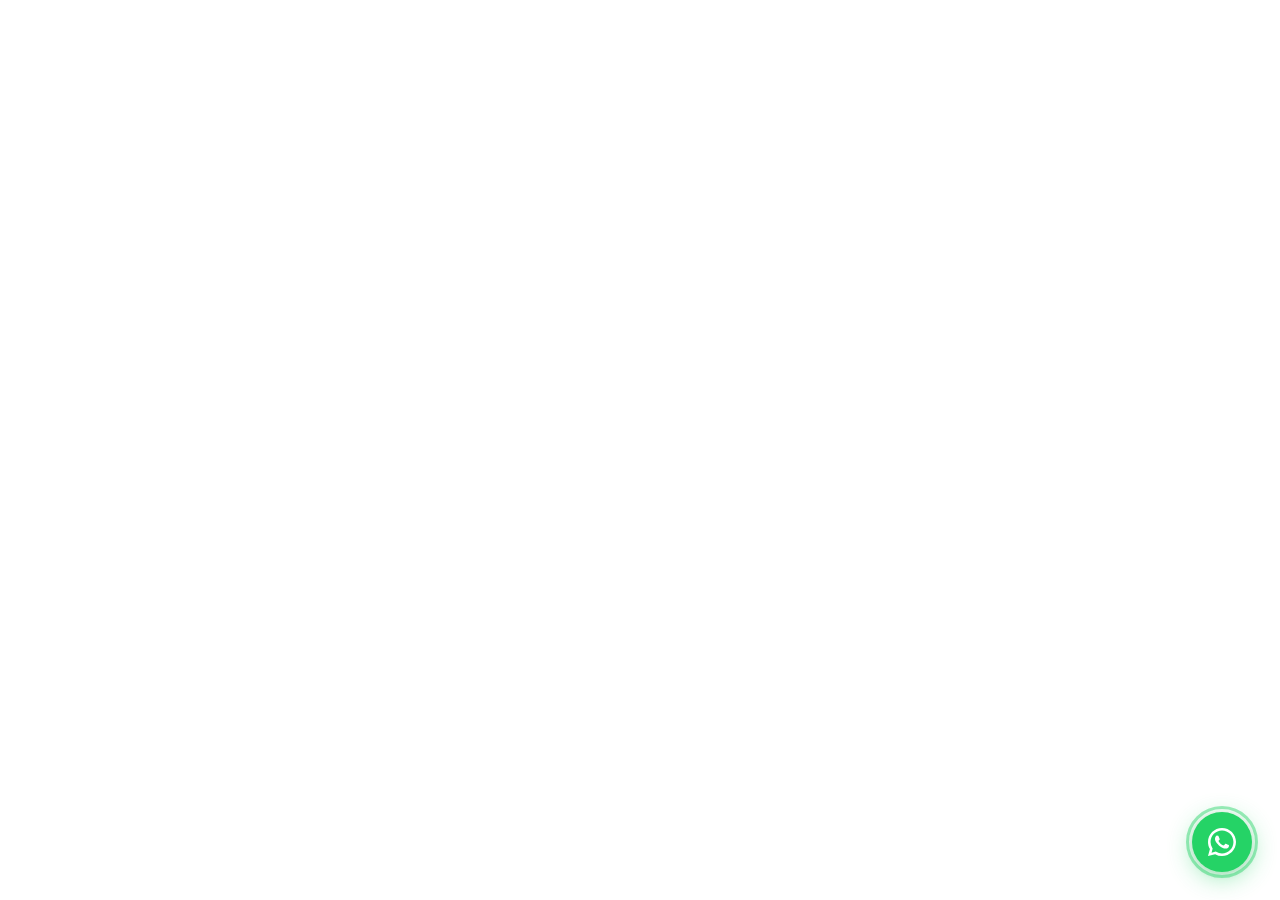
<file: icon.html>
<!DOCTYPE html>
<html lang="en">
<head>
  <meta charset="UTF-8" />
  <meta name="viewport" content="width=device-width, initial-scale=1.0"/>
  <title>Floating WhatsApp Button</title>
  <style>
    /* ── Page demo background ── */
   
    .demo-text { text-align: center; }
    .demo-text h2 { font-size: 1.8rem; color: #333; margin-bottom: 8px; }

    /* ── Floating WhatsApp Button ── */
    .whatsapp-float {
      position: fixed;
      bottom: 28px;
      right: 28px;
      z-index: 9999;
      text-decoration: none;
      display: flex;
      align-items: center;
      gap: 10px;
    }

    /* Tooltip label */
    .whatsapp-float .wa-label {
      background: #fff;
      color: #128C7E;
      font-weight: 600;
      font-size: 0.85rem;
      padding: 7px 14px;
      border-radius: 20px;
      box-shadow: 0 4px 18px rgba(0,0,0,0.13);
      white-space: nowrap;
      opacity: 0;
      transform: translateX(10px);
      transition: opacity 0.3s ease, transform 0.3s ease;
      pointer-events: none;
      border: 1.5px solid #e0f2ef;
    }

    /* Icon circle */
    .whatsapp-float .wa-btn {
      width: 60px;
      height: 60px;
      background: #25D366;
      border-radius: 50%;
      display: flex;
      align-items: center;
      justify-content: center;
      box-shadow: 0 6px 24px rgba(37,211,102,0.45), 0 2px 8px rgba(0,0,0,0.12);
      transition: transform 0.25s cubic-bezier(.34,1.56,.64,1), box-shadow 0.25s ease;
      position: relative;
    }

    /* Pulse ring */
    .whatsapp-float .wa-btn::before {
      content: '';
      position: absolute;
      inset: -6px;
      border-radius: 50%;
      border: 3px solid rgba(37,211,102,0.45);
      animation: pulse-ring 2s ease-out infinite;
    }

    @keyframes pulse-ring {
      0%   { transform: scale(0.9); opacity: 0.8; }
      70%  { transform: scale(1.25); opacity: 0; }
      100% { transform: scale(1.25); opacity: 0; }
    }

    /* WhatsApp SVG icon */
    .whatsapp-float .wa-btn svg {
      width: 32px;
      height: 32px;
      fill: #fff;
    }

    /* Hover states */
    .whatsapp-float:hover .wa-btn {
      transform: scale(1.12);
      box-shadow: 0 10px 32px rgba(37,211,102,0.55), 0 2px 10px rgba(0,0,0,0.15);
    }
    .whatsapp-float:hover .wa-label {
      opacity: 1;
      transform: translateX(0);
    }

    /* Entry animation */
    .whatsapp-float {
      animation: float-in 0.6s cubic-bezier(.34,1.56,.64,1) 0.5s both;
    }
    @keyframes float-in {
      from { opacity: 0; transform: translateY(30px) scale(0.8); }
      to   { opacity: 1; transform: translateY(0) scale(1); }
    }
  </style>
</head>
<body>

  
  <!-- ✅ FLOATING WHATSAPP BUTTON — change the number below -->
  <a
    class="whatsapp-float"
    href="https://wa.me/919999999999?text=Hello!%20I%20visited%20your%20website."
    target="_blank"
    rel="noopener noreferrer"
    aria-label="Chat with us on WhatsApp"
  >
    <span class="wa-label">Chat with us!</span>

    <span class="wa-btn">
      <!-- Official WhatsApp icon path -->
      <svg viewBox="0 0 32 32" xmlns="http://www.w3.org/2000/svg">
        <path d="M16.003 2C8.28 2 2 8.28 2 16.003c0 2.478.659 4.924 1.91 7.076L2 30l7.12-1.874A13.94 13.94 0 0 0 16.003 30C23.72 30 30 23.72 30 16.003 30 8.28 23.72 2 16.003 2zm0 25.44a11.4 11.4 0 0 1-5.796-1.585l-.415-.247-4.227 1.113 1.13-4.13-.27-.427A11.42 11.42 0 0 1 4.56 16.003c0-6.32 5.123-11.44 11.443-11.44 6.318 0 11.44 5.12 11.44 11.44 0 6.32-5.122 11.437-11.44 11.437zm6.27-8.572c-.344-.172-2.035-1.003-2.35-1.117-.317-.115-.547-.172-.777.172-.23.344-.89 1.117-1.09 1.347-.2.23-.4.258-.744.086-.344-.172-1.452-.535-2.766-1.707-1.022-.913-1.712-2.04-1.912-2.384-.2-.344-.022-.53.15-.7.154-.153.344-.4.516-.6.172-.2.23-.344.344-.573.115-.23.058-.43-.028-.6-.087-.172-.778-1.872-1.065-2.565-.28-.673-.565-.582-.778-.593l-.662-.012c-.23 0-.6.086-.914.43-.316.344-1.205 1.175-1.205 2.866s1.234 3.322 1.406 3.552c.172.23 2.427 3.703 5.88 5.193.823.354 1.464.566 1.965.724.825.263 1.578.226 2.172.137.662-.099 2.035-.83 2.322-1.633.286-.8.286-1.49.2-1.634-.085-.143-.315-.229-.66-.4z"/>
      </svg>
    </span>
  </a>

</body>
</html>
</file>
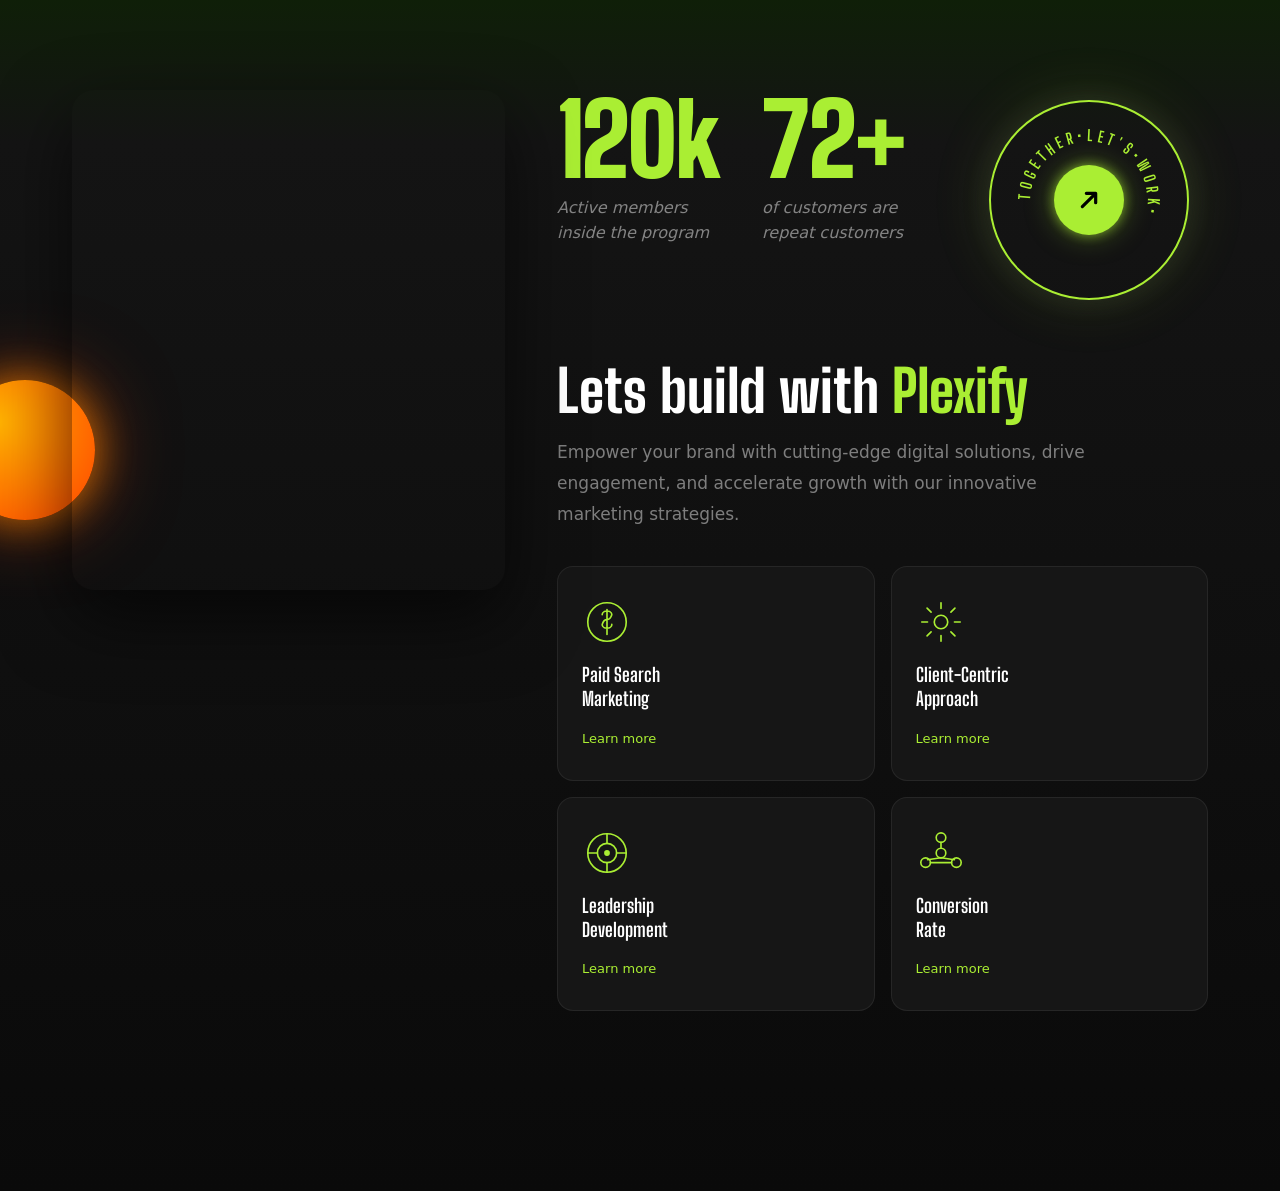
<file: new.html>
<!DOCTYPE html>
<html lang="en">
<head>
<meta charset="UTF-8">
<meta name="viewport" content="width=device-width, initial-scale=1.0">
<title>Plexify – About Section</title>

<link href="https://cdn.jsdelivr.net/npm/bootstrap@5.3.3/dist/css/bootstrap.min.css" rel="stylesheet">
<link href="https://fonts.googleapis.com/css2?family=Big+Shoulders+Display:wght@400;600;700;800;900&family=Barlow:ital,wght@0,300;0,400;0,500;1,400&display=swap" rel="stylesheet">

<style>
*, *::before, *::after { box-sizing: border-box; margin: 0; padding: 0; }

body { background: #0a0a0a; }

/* ================= ABOUT SECTION ================= */
.about-section {
  background: linear-gradient(180deg, #0f1f08 0%, #141414 12%, #0a0a0a 100%);
  position: relative;
  overflow: visible;
}

/* ================= ORANGE BLOB ================= */
.o-blob {
  position: fixed;         /* fixed so it stays with the video */
  left: -45px;
  top: 50%;
  transform: translateY(-50%);
  width: 140px;
  height: 140px;
  border-radius: 50%;
  background: radial-gradient(circle at 30% 30%, #ffb300, #ff4500);
  box-shadow:
    0 0 40px rgba(255,140,0,0.7),
    0 0 80px rgba(255,80,0,0.5);
  animation: blobF 3.4s ease-in-out infinite;
  z-index: 2;
  pointer-events: none;
}

@keyframes blobF {
  0%,100% { transform: translateY(-50%) scale(1);    opacity: 1;   }
  50%      { transform: translateY(-55%) scale(1.08); opacity: .85; }
}

/* ================= LAYOUT ================= */
.about-cols {
  display: flex;
  align-items: flex-start;
  max-width: 1240px;
  margin: 0 auto;
  padding: 80px 52px 120px;
  gap: 0;
}

/* ─────────────────────────────────────────
   LEFT PLACEHOLDER
   Takes up space in the flow so right
   content doesn't overlap the fixed video
───────────────────────────────────────── */
.ab-left-placeholder {
  width: 42%;
  flex-shrink: 0;
  padding-right: 44px;
  /* invisible — just holds the column width */
  visibility: hidden;
  pointer-events: none;
}

/* Same height as img-card so layout matches */
.ab-left-placeholder::after {
  content: '';
  display: block;
  height: 500px;
}

/* ─────────────────────────────────────────
   LEFT VIDEO — position: fixed
   NEVER moves regardless of scroll
───────────────────────────────────────── */
.ab-left-fixed {
  position: fixed;
  top: 90px;               /* distance from top of viewport */
  left: 52px;              /* matches section padding */
  width: calc(42% - 44px - 52px); /* same visual width as placeholder */
  z-index: 10;
}

.img-card {
  width: 100%;
  height: 500px;
  border-radius: 22px;
  overflow: hidden;
  position: relative;
  box-shadow: 0 28px 72px rgba(0,0,0,.6);
}

.img-photo {
  width: 100%;
  height: 100%;
  object-fit: cover;
  object-position: center top;
  display: block;
  filter: saturate(.45) hue-rotate(72deg) brightness(.78);
}

/* ─────────────────────────────────────────
   RIGHT CONTENT — scrolls normally
───────────────────────────────────────── */
.ab-right {
  flex: 1;
  padding-top: 10px;
  padding-bottom: 60px;
  padding-left: 8px;
}

/* ================= STATS ================= */
.stats-row {
  display: flex;
  align-items: flex-start;
  gap: 44px;
  flex-wrap: wrap;
  margin-bottom: 60px;
}

.stat-num {
  font-family: 'Big Shoulders Display', sans-serif;
  font-weight: 900;
  font-size: clamp(64px, 9vw, 100px);
  color: #aaee33;
  line-height: 1;
  letter-spacing: -3px;
}

.stat-lbl {
  font-style: italic;
  font-size: 16px;
  color: rgba(255,255,255,.48);
  line-height: 1.55;
  margin-top: 6px;
}

/* ================= ROTATING BADGE ================= */
.rot-badge {
  width: 200px;
  height: 200px;
  border-radius: 50%;
  border: 2px solid #aaee33;
  display: flex;
  align-items: center;
  justify-content: center;
  position: relative;
  flex-shrink: 0;
  margin-top: 10px;
  margin-left: 40px;
  box-shadow:
    0 0 25px rgba(66,73,55,0.35),
    0 0 60px rgba(170,238,51,0.15);
}

.badge-ring {
  position: absolute;
  top: 50%; left: 50%;
  transform: translate(-50%,-50%);
  width: 160px; height: 160px;
  animation: spin 10s linear infinite;
}

.badge-ring text {
  font-size: 9.8px;
  fill: #aaee33;
  font-family: 'Big Shoulders Display', sans-serif;
  font-weight: 700;
  letter-spacing: 3px;
}

@keyframes spin {
  from { transform: translate(-50%,-50%) rotate(0deg); }
  to   { transform: translate(-50%,-50%) rotate(360deg); }
}

.badge-arrow {
  width: 70px; height: 70px;
  border-radius: 50%;
  background: #aaee33;
  display: flex; align-items: center; justify-content: center;
  box-shadow:
    0 0 12px rgba(170,238,51,0.6),
    0 0 30px rgba(170,238,51,0.35);
}

.badge-arrow svg { width: 24px; height: 24px; stroke: #000; }

/* ================= HEADING ================= */
.build-h {
  font-family: 'Big Shoulders Display', sans-serif;
  font-weight: 800;
  font-size: clamp(34px, 4.8vw, 58px);
  line-height: 1.06;
  color: #fff;
  margin-bottom: 16px;
}

.build-h .gc { color: #aaee33; }

.build-p {
  font-size: 17px;
  line-height: 1.82;
  color: rgba(255,255,255,.46);
  max-width: 540px;
  margin-bottom: 36px;
}

/* ================= SERVICE CARDS ================= */
.svc-grid {
  display: grid;
  grid-template-columns: 1fr 1fr;
  gap: 16px;
}

.svc-card {
  background: #161616;
  border: 1px solid rgba(255,255,255,.07);
  border-radius: 16px;
  padding: 30px 24px;
  transition: border-color .3s, transform .3s;
  cursor: default;
}

.svc-card:hover {
  border-color: rgba(170,238,51,.3);
  transform: translateY(-6px);
}

.svc-ico {
  width: 50px; height: 50px;
  color: #aaee33;
  margin-bottom: 16px;
}

.svc-t {
  font-family: 'Big Shoulders Display', sans-serif;
  font-weight: 700;
  font-size: 19px;
  color: #fff;
  line-height: 1.25;
}

.svc-learn {
  display: inline-block;
  margin-top: 18px;
  font-size: 13px;
  color: #aaee33;
  text-decoration: none;
  transition: opacity .2s;
}

.svc-learn:hover { opacity: .7; }

/* ================= RESPONSIVE ================= */
@media (max-width: 991px) {
  .ab-left-fixed {
    position: relative;
    top: auto; left: auto;
    width: 100%;
  }
  .ab-left-placeholder { display: none; }
  .about-cols {
    flex-direction: column;
    padding: 40px 20px 60px;
  }
  .img-card { height: 60vw; min-height: 260px; }
  .ab-right { padding: 24px 0 40px; }
  .o-blob { position: absolute; width: 100px; height: 100px; left: -30px; }
}

@media (max-width: 575px) {
  .stat-num  { font-size: 52px; }
  .svc-grid  { grid-template-columns: 1fr; }
  .stats-row { gap: 24px; }
}
</style>
</head>
<body>

<section class="about-section" id="about">

  <!-- orange glow blob -->
  <div class="o-blob"></div>

  <!-- ══ FIXED VIDEO — sits outside the flex flow, never moves ══ -->
  <div class="ab-left-fixed">
    <div class="img-card">
      <video class="img-photo" autoplay muted loop playsinline>
        <source src="videoplayback.mp4" type="video/mp4">
        Your browser does not support the video tag.
      </video>
    </div>
  </div>

  <div class="about-cols">

    <!-- invisible placeholder — holds left column space in layout -->
    <div class="ab-left-placeholder"></div>

    <!-- ══ RIGHT CONTENT — scrolls normally ══ -->
    <div class="ab-right">

      <!-- Stats -->
      <div class="stats-row">
        <div>
          <div class="stat-num">120k</div>
          <div class="stat-lbl">Active members<br>inside the program</div>
        </div>
        <div>
          <div class="stat-num">72+</div>
          <div class="stat-lbl">of customers are<br>repeat customers</div>
        </div>
        <div class="rot-badge">
          <svg class="badge-ring" viewBox="0 0 104 104">
            <defs>
              <path id="cp" d="M52,52 m-38,0 a38,38 0 1,1 76,0 a38,38 0 1,1 -76,0"/>
            </defs>
            <text font-size="9.8" fill="#aaee33"
              font-family="Big Shoulders Display,sans-serif"
              font-weight="700" letter-spacing="2.8">
              <textPath href="#cp">TOGETHER•LET'S•WORK•</textPath>
            </text>
          </svg>
          <div class="badge-arrow">
            <svg viewBox="0 0 18 18" fill="none" stroke="#000" stroke-width="2.4" stroke-linecap="round">
              <path d="M4 14L14 4M14 4H7M14 4V11"/>
            </svg>
          </div>
        </div>
      </div>

      <!-- Heading -->
      <h2 class="build-h">Lets build with <span class="gc">Plexify</span></h2>
      <p class="build-p">Empower your brand with cutting-edge digital solutions, drive
        engagement, and accelerate growth with our innovative marketing strategies.</p>

      <!-- 2×2 service cards -->
      <div class="svc-grid">

        <div class="svc-card">
          <div class="svc-ico">
            <svg viewBox="0 0 52 52" fill="none" stroke="currentColor" stroke-width="1.7" stroke-linecap="round" stroke-linejoin="round">
              <circle cx="26" cy="26" r="20"/>
              <path d="M26 13v26M21 18.5s0-4 5-4 5 4 5 4-1.5 5-5 5-5 5-5 5 0 4 5 4 5-4 5-4"/>
            </svg>
          </div>
          <div class="svc-t">Paid Search<br>Marketing</div>
          <a href="#" class="svc-learn">Learn more</a>
        </div>

        <div class="svc-card">
          <div class="svc-ico">
            <svg viewBox="0 0 52 52" fill="none" stroke="currentColor" stroke-width="1.7" stroke-linecap="round" stroke-linejoin="round">
              <circle cx="26" cy="26" r="7"/>
              <path d="M26 6v6M26 40v6M6 26h6M40 26h6M11.5 11.5l4.2 4.2M36.3 36.3l4.2 4.2M11.5 40.5l4.2-4.2M36.3 15.7l4.2-4.2"/>
            </svg>
          </div>
          <div class="svc-t">Client-Centric<br>Approach</div>
          <a href="#" class="svc-learn">Learn more</a>
        </div>

        <div class="svc-card">
          <div class="svc-ico">
            <svg viewBox="0 0 52 52" fill="none" stroke="currentColor" stroke-width="1.7" stroke-linecap="round">
              <circle cx="26" cy="26" r="20"/>
              <circle cx="26" cy="26" r="10"/>
              <circle cx="26" cy="26" r="3" fill="currentColor" stroke="none"/>
              <line x1="26" y1="6"  x2="26" y2="16"/>
              <line x1="26" y1="36" x2="26" y2="46"/>
              <line x1="6"  y1="26" x2="16" y2="26"/>
              <line x1="36" y1="26" x2="46" y2="26"/>
            </svg>
          </div>
          <div class="svc-t">Leadership<br>Development</div>
          <a href="#" class="svc-learn">Learn more</a>
        </div>

        <div class="svc-card">
          <div class="svc-ico">
            <svg viewBox="0 0 52 52" fill="none" stroke="currentColor" stroke-width="1.7" stroke-linecap="round" stroke-linejoin="round">
              <circle cx="26" cy="10" r="5"/>
              <circle cx="10" cy="36" r="5"/>
              <circle cx="42" cy="36" r="5"/>
              <circle cx="26" cy="26" r="5"/>
              <line x1="26" y1="15" x2="26" y2="21"/>
              <line x1="26" y1="31" x2="12" y2="33"/>
              <line x1="26" y1="31" x2="40" y2="33"/>
              <line x1="15" y1="36" x2="37" y2="36"/>
            </svg>
          </div>
          <div class="svc-t">Conversion<br>Rate</div>
          <a href="#" class="svc-learn">Learn more</a>
        </div>

      </div>

    </div><!-- /ab-right -->
  </div>

</section>

<script>
  // ── Dynamically match ab-left-fixed width to the actual placeholder width ──
  function syncVideoPosition() {
    const placeholder = document.querySelector('.ab-left-placeholder');
    const fixed       = document.querySelector('.ab-left-fixed');
    if (!placeholder || !fixed) return;

    const rect = placeholder.getBoundingClientRect();
    // Use the placeholder's actual rendered position and width
    fixed.style.left  = rect.left + 'px';
    fixed.style.width = (rect.width - 44) + 'px'; // subtract padding-right
  }

  window.addEventListener('load',   syncVideoPosition);
  window.addEventListener('resize', syncVideoPosition);
</script>

</body>
</html>
</file>
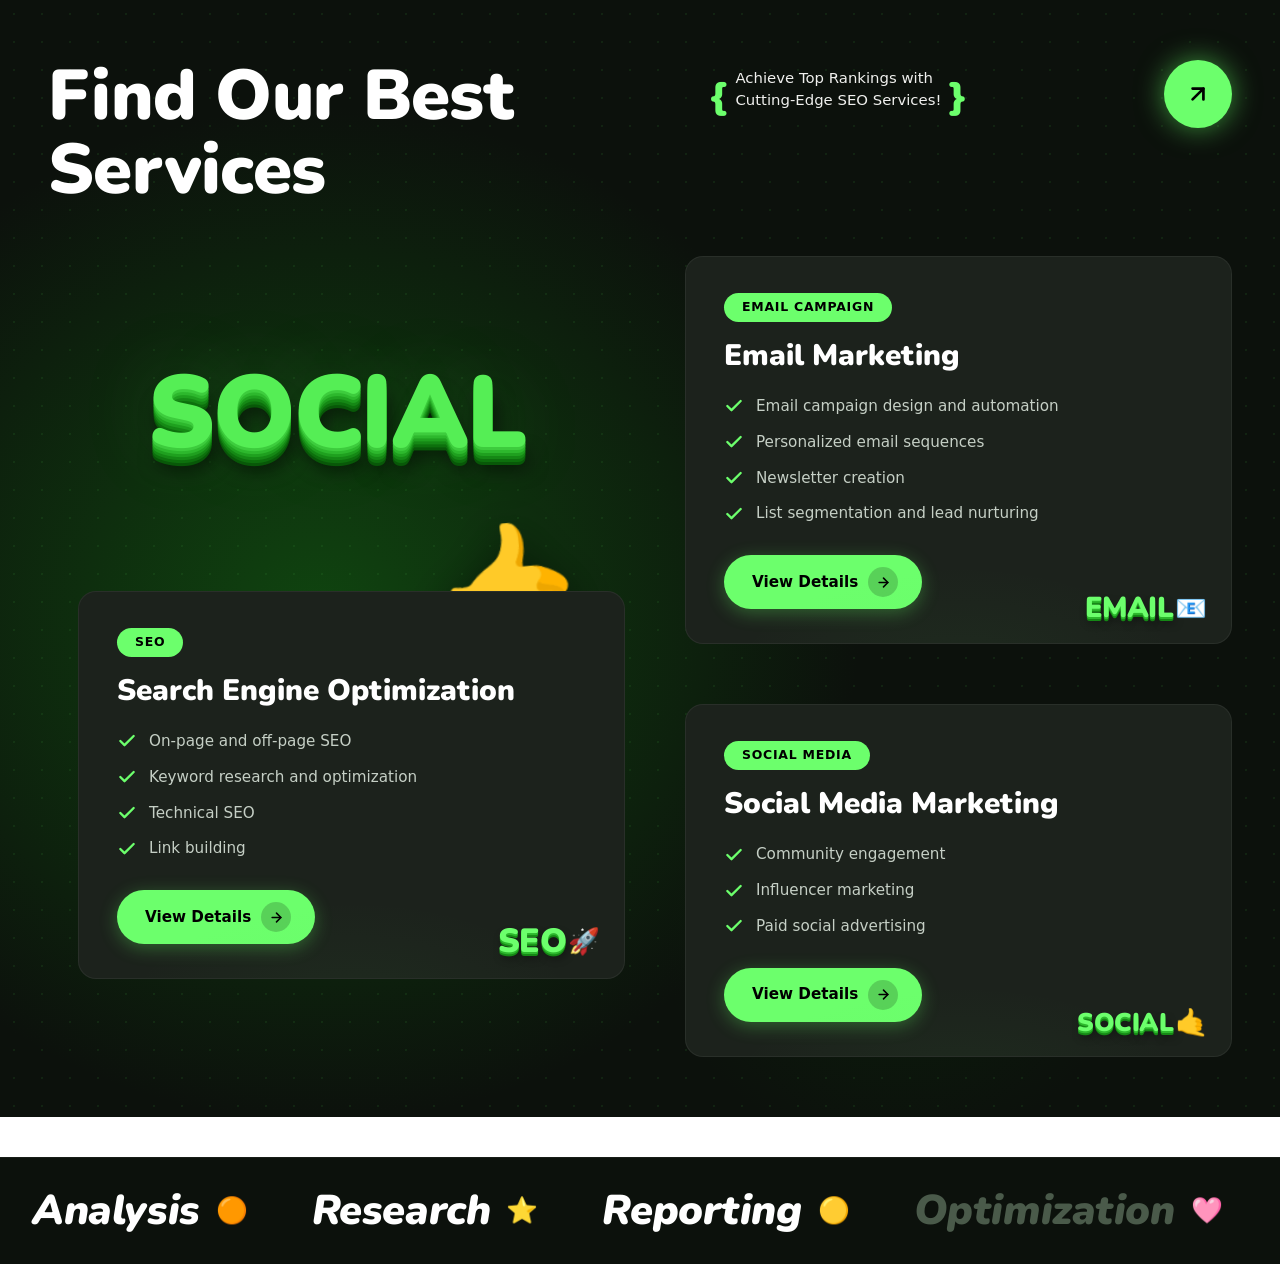
<file: service.html>
<!DOCTYPE html>
<html lang="en">

<head>
  <meta charset="UTF-8" />
  <meta name="viewport" content="width=device-width, initial-scale=1.0" />
  <title>SEO Services</title>
  <link href="https://cdn.jsdelivr.net/npm/bootstrap@5.3.3/dist/css/bootstrap.min.css" rel="stylesheet" />
  <link
    href="https://fonts.googleapis.com/css2?family=Nunito:wght@900&family=Inter:wght@400;500;600;700;800&display=swap"
    rel="stylesheet" />

  <style>
    * {
      box-sizing: border-box;
      margin: 0;
      padding: 0;
    }



    /* ───────────────────────────────────────
       SECTION
    ─────────────────────────────────────── */
    .seo-section {
      position: relative;
      min-height: 100vh;
      display: flex;
      align-items: center;
      overflow: hidden;
      padding: 60px 0;

      background:
        radial-gradient(ellipse 65% 70% at 25% 55%, rgba(17, 90, 17, 0.70) 0%, transparent 65%),
        radial-gradient(ellipse 30% 30% at 70% 85%, rgba(10, 55, 10, 0.30) 0%, transparent 60%),
        #0c110c;
    }

    /* dot grid overlay */
    .seo-section::before {
      content: '';
      position: absolute;
      inset: 0;
      background-image: radial-gradient(circle, rgba(60, 160, 60, 0.13) 1px, transparent 1px);
      background-size: 28px 28px;
      pointer-events: none;
      z-index: 0;
    }

    .seo-section .container-fluid {
      position: relative;
      z-index: 1;
    }

    /* ───────────────────────────────────────
       TOP ROW
    ─────────────────────────────────────── */
    .top-row {
      display: flex;
      align-items: flex-start;
      justify-content: space-between;
      gap: 24px;
      margin-bottom: 0;
    }

    .main-heading {
      font-family: 'Nunito', 'Inter', sans-serif;
      font-weight: 900;
      font-size: clamp(2.6rem, 5.5vw, 4.4rem);
      line-height: 1.05;
      color: #ffffff;
      letter-spacing: -0.01em;
    }

    .top-badge {
      display: flex;
      align-items: center;
      gap: 8px;
      padding-top: 8px;
      flex-shrink: 0;
    }

    .brace {
      color: #6cff6c;
      font-size: 2.4rem;
      font-weight: 900;
      line-height: 1;
      font-family: 'Nunito', sans-serif;
    }

    .badge-text {
      color: #f0f0ee;
      font-size: .93rem;
      font-weight: 500;
      line-height: 1.45;
      max-width: 210px;
    }

    .arrow-circle {
      width: 68px;
      height: 68px;
      border-radius: 50%;
      background: #6cff6c;
      display: flex;
      align-items: center;
      justify-content: center;
      flex-shrink: 0;
      cursor: pointer;
      box-shadow: 0 0 28px rgba(100, 255, 100, 0.55);
      transition: transform .25s, box-shadow .25s;
    }

    .arrow-circle:hover {
      transform: scale(1.08);
      box-shadow: 0 0 44px rgba(100, 255, 100, 0.75);
    }

    .arrow-circle svg {
      width: 26px;
      height: 26px;
      stroke: #000;
    }

    /* ───────────────────────────────────────
       BOTTOM ROW
    ─────────────────────────────────────── */
    .bottom-row {
      display: flex;
      align-items: flex-start;
      gap: 30px;
      margin-top: 40px;
    }

    .left-col {
      flex: 1;
      display: flex;
      flex-direction: column;
      gap: 20px;
      position: sticky;
      top: 5vh;
      height: max-content;
      z-index: 10;
    }

    .right-col {
      flex: 1;
      display: flex;
      flex-direction: column;
      gap: 60px;
    }

    /* LEFT – 3-D SEO */
    .seo-graphic-wrap {
      width: 100%;
      height: 35vh;
      display: flex;
      align-items: center;
      justify-content: center;
    }

    .seo-3d {
      font-family: 'Nunito', 'Inter', sans-serif;
      font-weight: 900;
      font-size: clamp(7rem, 14vw, 11.5rem);
      color: #55ee55;
      line-height: 1;
      letter-spacing: -0.02em;
      display: inline-block;
      text-shadow:
        0 3px 0 #3dcc3d,
        0 6px 0 #2db82d,
        0 9px 0 #1fa01f,
        0 12px 0 #158815,
        0 15px 0 #0d700d,
        0 18px 0 #085808,
        4px 22px 18px rgba(0, 0, 0, 0.55),
        0 0 80px rgba(80, 220, 80, 0.20);
      transition: opacity 0.3s ease, font-size 0.3s ease;
    }

    .rocket-img {
      position: absolute;
      right: 5%;
      bottom: 50%;
      transform: translateY(30%) rotate(-5deg);
      font-size: clamp(5rem, 10vw, 8.5rem);
      filter: drop-shadow(0 12px 24px rgba(0, 0, 0, 0.6));
      animation: rocketFloat 3.4s ease-in-out infinite;
      line-height: 1;
      transition: opacity 0.3s ease;
    }

    @keyframes rocketFloat {

      0%,
      100% {
        transform: translateY(30%) rotate(-5deg);
      }

      50% {
        transform: translateY(10%) rotate(-5deg);
      }
    }

    /* RIGHT – service card */
    .service-card {
      flex: 1 1 auto;
      background: #1c221c;
      border-radius: 18px;
      padding: 36px 38px 34px;
      position: relative;
      overflow: hidden;
      border: 1px solid rgba(255, 255, 255, 0.06);
      margin-left: 30px;
    }

    .service-card::after {
      content: '';
      position: absolute;
      inset: 0;
      background: radial-gradient(ellipse 70% 50% at 50% 110%, rgba(80, 200, 80, 0.06) 0%, transparent 60%);
      pointer-events: none;
    }

    .seo-pill {
      display: inline-block;
      background: #6cff6c;
      color: #000;
      font-weight: 800;
      font-size: .78rem;
      letter-spacing: .06em;
      text-transform: uppercase;
      padding: 5px 18px;
      border-radius: 999px;
      margin-bottom: 16px;
    }

    .card-title-main {
      font-family: 'Nunito', 'Inter', sans-serif;
      font-weight: 900;
      font-size: clamp(1.35rem, 2.6vw, 1.85rem);
      color: #ffffff;
      margin-bottom: 22px;
      line-height: 1.2;
    }

    .features {
      list-style: none;
      padding: 0;
      margin: 0 0 30px;
      display: flex;
      flex-direction: column;
      gap: 13px;
    }

    .features li {
      display: flex;
      align-items: center;
      gap: 12px;
      font-size: .95rem;
      font-weight: 500;
      color: #c5cfc5;
    }

    .check {
      flex-shrink: 0;
      width: 20px;
      height: 20px;
      stroke: #6cff6c;
    }

    .view-btn {
      display: inline-flex;
      align-items: center;
      gap: 10px;
      background: #6cff6c;
      color: #000;
      font-weight: 700;
      font-size: .95rem;
      padding: 12px 24px 12px 28px;
      border-radius: 999px;
      border: none;
      cursor: pointer;
      text-decoration: none;
      box-shadow: 0 4px 18px rgba(100, 255, 100, 0.30);
      transition: background .2s, transform .2s, box-shadow .2s;
    }

    .view-btn:hover {
      background: #88ff88;
      transform: translateY(-2px);
      box-shadow: 0 8px 28px rgba(100, 255, 100, 0.45);
      color: #000;
    }

    .btn-arrow-circle {
      width: 30px;
      height: 30px;
      border-radius: 50%;
      background: rgba(0, 0, 0, 0.18);
      display: flex;
      align-items: center;
      justify-content: center;
    }

    .btn-arrow-circle svg {
      width: 15px;
      height: 15px;
      stroke: #000;
    }

    .card-corner {
      position: absolute;
      bottom: 20px;
      right: 24px;
      display: flex;
      align-items: center;
      gap: 2px;
      z-index: 2;
    }

    .corner-seo {
      font-family: 'Nunito', sans-serif;
      font-weight: 900;
      font-size: 2.1rem;
      color: #6cff6c;
      letter-spacing: -0.02em;
      text-shadow:
        0 2px 0 #2db82d,
        0 4px 0 #158815,
        2px 6px 8px rgba(0, 0, 0, 0.4);
      line-height: 1;
    }

    .corner-rocket {
      font-size: 1.6rem;
      line-height: 1;
    }

    /* ── RESPONSIVE ── */
    @media (max-width: 991px) {
      .top-row {
        flex-wrap: wrap;
      }

      .badge-text {
        max-width: 100%;
      }

      .bottom-row {
        flex-direction: column;
        align-items: stretch;
        margin-top: 20px;
      }

      .seo-graphic-wrap {
        position: relative;
        width: 100%;
        height: auto;
        justify-content: center;
        min-height: 250px;
        margin-bottom: 24px;
        top: 0;
      }

      .left-col, .right-col {
        width: 100%;
        gap: 24px;
      }

      .service-card {
        margin-left: 0;
      }

      .arrow-circle {
        display: none;
      }
    }

    @media (max-width: 575px) {
      .seo-3d {
        font-size: 5.5rem;
      }

      .rocket-img {
        font-size: 4rem;
      }

      .service-card {
        padding: 24px 20px;
      }

      .card-corner {
        display: none;
      }
    }
  </style>
</head>

<body>

  <section class="seo-section">
    <div class="container-fluid px-4 px-lg-5">

      <!-- TOP ROW -->
      <div class="top-row">

        <h1 class="main-heading">
          Find Our Best<br>Services
        </h1>

        <div class="top-badge">
          <span class="brace">{</span>
          <p class="badge-text">Achieve Top Rankings with<br>Cutting-Edge SEO Services!</p>
          <span class="brace">}</span>
        </div>

        <div class="arrow-circle">
          <svg viewBox="0 0 24 24" fill="none" stroke-width="2.5" stroke-linecap="round" stroke-linejoin="round">
            <line x1="7" y1="17" x2="17" y2="7" />
            <polyline points="7 7 17 7 17 17" />
          </svg>
        </div>

      </div>

      <!-- BOTTOM ROW -->
      <div class="bottom-row">

        <div class="left-col">
          <!-- 3-D Sticky Graphic -->
          <div class="seo-graphic-wrap">
            <span class="seo-3d" id="stickyText">SEO</span>
            <div class="rocket-img" id="stickyEmoji">🚀</div>
          </div>

          <!-- Card 1 -->
          <div class="service-card" data-text="SEO" data-emoji="🚀">
            <span class="seo-pill">SEO</span>
            <h2 class="card-title-main">Search Engine Optimization</h2>
            <ul class="features">
              <li>
                <svg class="check" viewBox="0 0 24 24" fill="none" stroke-width="2.8" stroke-linecap="round" stroke-linejoin="round"><polyline points="20 6 9 17 4 12" /></svg>
                On-page and off-page SEO
              </li>
              <li>
                <svg class="check" viewBox="0 0 24 24" fill="none" stroke-width="2.8" stroke-linecap="round" stroke-linejoin="round"><polyline points="20 6 9 17 4 12" /></svg>
                Keyword research and optimization
              </li>
              <li>
                <svg class="check" viewBox="0 0 24 24" fill="none" stroke-width="2.8" stroke-linecap="round" stroke-linejoin="round"><polyline points="20 6 9 17 4 12" /></svg>
                Technical SEO
              </li>
              <li>
                <svg class="check" viewBox="0 0 24 24" fill="none" stroke-width="2.8" stroke-linecap="round" stroke-linejoin="round"><polyline points="20 6 9 17 4 12" /></svg>
                Link building
              </li>
            </ul>
            <a href="#" class="view-btn">
              View Details
              <span class="btn-arrow-circle"><svg viewBox="0 0 24 24" fill="none" stroke-width="2.5" stroke-linecap="round" stroke-linejoin="round"><line x1="5" y1="12" x2="19" y2="12" /><polyline points="12 5 19 12 12 19" /></svg></span>
            </a>
            <div class="card-corner">
              <span class="corner-seo">SEO</span>
              <span class="corner-rocket">🚀</span>
            </div>
          </div>
        </div>

        <!-- Scrollable Cards List -->
        <div class="right-col services-list">

          <!-- Card 2 -->
          <div class="service-card" data-text="EMAIL" data-emoji="📧">
            <span class="seo-pill">Email Campaign</span>
            <h2 class="card-title-main">Email Marketing</h2>
            <ul class="features">
              <li>
                <svg class="check" viewBox="0 0 24 24" fill="none" stroke-width="2.8" stroke-linecap="round" stroke-linejoin="round"><polyline points="20 6 9 17 4 12" /></svg>
                Email campaign design and automation
              </li>
              <li>
                <svg class="check" viewBox="0 0 24 24" fill="none" stroke-width="2.8" stroke-linecap="round" stroke-linejoin="round"><polyline points="20 6 9 17 4 12" /></svg>
                Personalized email sequences
              </li>
              <li>
                <svg class="check" viewBox="0 0 24 24" fill="none" stroke-width="2.8" stroke-linecap="round" stroke-linejoin="round"><polyline points="20 6 9 17 4 12" /></svg>
                Newsletter creation
              </li>
              <li>
                <svg class="check" viewBox="0 0 24 24" fill="none" stroke-width="2.8" stroke-linecap="round" stroke-linejoin="round"><polyline points="20 6 9 17 4 12" /></svg>
                List segmentation and lead nurturing
              </li>
            </ul>
            <a href="#" class="view-btn">
              View Details
              <span class="btn-arrow-circle"><svg viewBox="0 0 24 24" fill="none" stroke-width="2.5" stroke-linecap="round" stroke-linejoin="round"><line x1="5" y1="12" x2="19" y2="12" /><polyline points="12 5 19 12 12 19" /></svg></span>
            </a>
            <div class="card-corner">
              <span class="corner-seo" style="font-size: 1.8rem;">EMAIL</span>
              <span class="corner-rocket">📧</span>
            </div>
          </div>

          <!-- Card 3 -->
          <div class="service-card" data-text="SOCIAL" data-emoji="🤙">
            <span class="seo-pill">Social media</span>
            <h2 class="card-title-main">Social Media Marketing</h2>
            <ul class="features">
              <li>
                <svg class="check" viewBox="0 0 24 24" fill="none" stroke-width="2.8" stroke-linecap="round" stroke-linejoin="round"><polyline points="20 6 9 17 4 12" /></svg>
                Community engagement
              </li>
              <li>
                <svg class="check" viewBox="0 0 24 24" fill="none" stroke-width="2.8" stroke-linecap="round" stroke-linejoin="round"><polyline points="20 6 9 17 4 12" /></svg>
                Influencer marketing
              </li>
              <li>
                <svg class="check" viewBox="0 0 24 24" fill="none" stroke-width="2.8" stroke-linecap="round" stroke-linejoin="round"><polyline points="20 6 9 17 4 12" /></svg>
                Paid social advertising
              </li>
            </ul>
            <a href="#" class="view-btn">
              View Details
              <span class="btn-arrow-circle"><svg viewBox="0 0 24 24" fill="none" stroke-width="2.5" stroke-linecap="round" stroke-linejoin="round"><line x1="5" y1="12" x2="19" y2="12" /><polyline points="12 5 19 12 12 19" /></svg></span>
            </a>
            <div class="card-corner">
              <span class="corner-seo" style="font-size: 1.6rem;">SOCIAL</span>
              <span class="corner-rocket">🤙</span>
            </div>
          </div>

        </div>

      </div>

    </div>
  </section>

  <style>
    /* ── MARQUEE TICKER ── */
    .marquee-wrap {
      position: relative;
      background: #0c110c;
      overflow: hidden;
      padding: 22px 0;
      border-top: 1px solid rgba(255, 255, 255, 0.05);
      margin-top: 40px;
    }

    .marquee-track {
      display: flex;
      gap: 0;
      width: max-content;
      animation: marqueeScroll 18s linear infinite;
    }

    .marquee-track:hover {
      animation-play-state: paused;
    }

    @keyframes marqueeScroll {
      from {
        transform: translateX(0);
      }

      to {
        transform: translateX(-50%);
      }
    }

    .marquee-item {
      display: flex;
      align-items: center;
      gap: 16px;
      padding: 0 32px;
      white-space: nowrap;
    }

    .marquee-word {
      font-family: 'Nunito', sans-serif;
      font-weight: 900;
      font-size: clamp(1.6rem, 3.5vw, 2.6rem);
      color: #fff;
      letter-spacing: -0.01em;
      font-style: italic;
    }

    .marquee-word.muted {
      color: #4a5a4a;
    }

    .marquee-dot {
      font-size: 1.6rem;
      line-height: 1;
      flex-shrink: 0;
    }
  </style>

  <!-- MARQUEE TICKER -->
  <div class="marquee-wrap">
    <div class="marquee-track">
      <!-- set 1 -->
      <div class="marquee-item"><span class="marquee-word">Analysis</span><span class="marquee-dot">🟠</span></div>
      <div class="marquee-item"><span class="marquee-word">Research</span><span class="marquee-dot">⭐</span></div>
      <div class="marquee-item"><span class="marquee-word">Reporting</span><span class="marquee-dot">🟡</span></div>
      <div class="marquee-item"><span class="marquee-word muted">Optimization</span><span class="marquee-dot">🩷</span>
      </div>
      <div class="marquee-item"><span class="marquee-word">Strategy</span><span class="marquee-dot">🟢</span></div>
      <div class="marquee-item"><span class="marquee-word">Branding</span><span class="marquee-dot">🔵</span></div>
      <div class="marquee-item"><span class="marquee-word muted">Growth</span><span class="marquee-dot">🟠</span></div>
      <div class="marquee-item"><span class="marquee-word">Engagement</span><span class="marquee-dot">⭐</span></div>
      <!-- set 2 (duplicate for seamless loop) -->
      <div class="marquee-item"><span class="marquee-word">Analysis</span><span class="marquee-dot">🟠</span></div>
      <div class="marquee-item"><span class="marquee-word">Research</span><span class="marquee-dot">⭐</span></div>
      <div class="marquee-item"><span class="marquee-word">Reporting</span><span class="marquee-dot">🟡</span></div>
      <div class="marquee-item"><span class="marquee-word muted">Optimization</span><span class="marquee-dot">🩷</span>
      </div>
      <div class="marquee-item"><span class="marquee-word">Strategy</span><span class="marquee-dot">🟢</span></div>
      <div class="marquee-item"><span class="marquee-word">Branding</span><span class="marquee-dot">🔵</span></div>
      <div class="marquee-item"><span class="marquee-word muted">Growth</span><span class="marquee-dot">🟠</span></div>
      <div class="marquee-item"><span class="marquee-word">Engagement</span><span class="marquee-dot">⭐</span></div>
    </div>
  </div>

  <script src="https://cdn.jsdelivr.net/npm/bootstrap@5.3.3/dist/js/bootstrap.bundle.min.js"></script>

  <script>
    document.addEventListener("DOMContentLoaded", () => {
      const cards = document.querySelectorAll('.service-card');
      const stickyText = document.getElementById('stickyText');
      const stickyEmoji = document.getElementById('stickyEmoji');

      let activeText = "SEO";
      const rightCards = Array.from(cards).slice(1);
      
      window.addEventListener('scroll', () => {
        let newActiveText = "SEO";
        let newActiveEmoji = "🚀";
        
        for (let i = rightCards.length - 1; i >= 0; i--) {
          const rect = rightCards[i].getBoundingClientRect();
          if (rect.top < window.innerHeight * 0.65) {
            newActiveText = rightCards[i].getAttribute('data-text');
            newActiveEmoji = rightCards[i].getAttribute('data-emoji');
            break;
          }
        }
        
        if (newActiveText !== activeText) {
          activeText = newActiveText;
          stickyText.style.opacity = '0';
          stickyEmoji.style.opacity = '0';
          
          setTimeout(() => {
            stickyText.textContent = newActiveText;
            stickyEmoji.textContent = newActiveEmoji;
            
            if (newActiveText.length > 4) {
              stickyText.style.fontSize = "clamp(4.5rem, 8vw, 7rem)";
            } else {
              stickyText.style.fontSize = "clamp(7rem, 14vw, 11.5rem)";
            }

            stickyText.style.opacity = '1';
            stickyEmoji.style.opacity = '1';
          }, 300);
        }
      });
    });
  </script>

</body>

</html>
</file>
